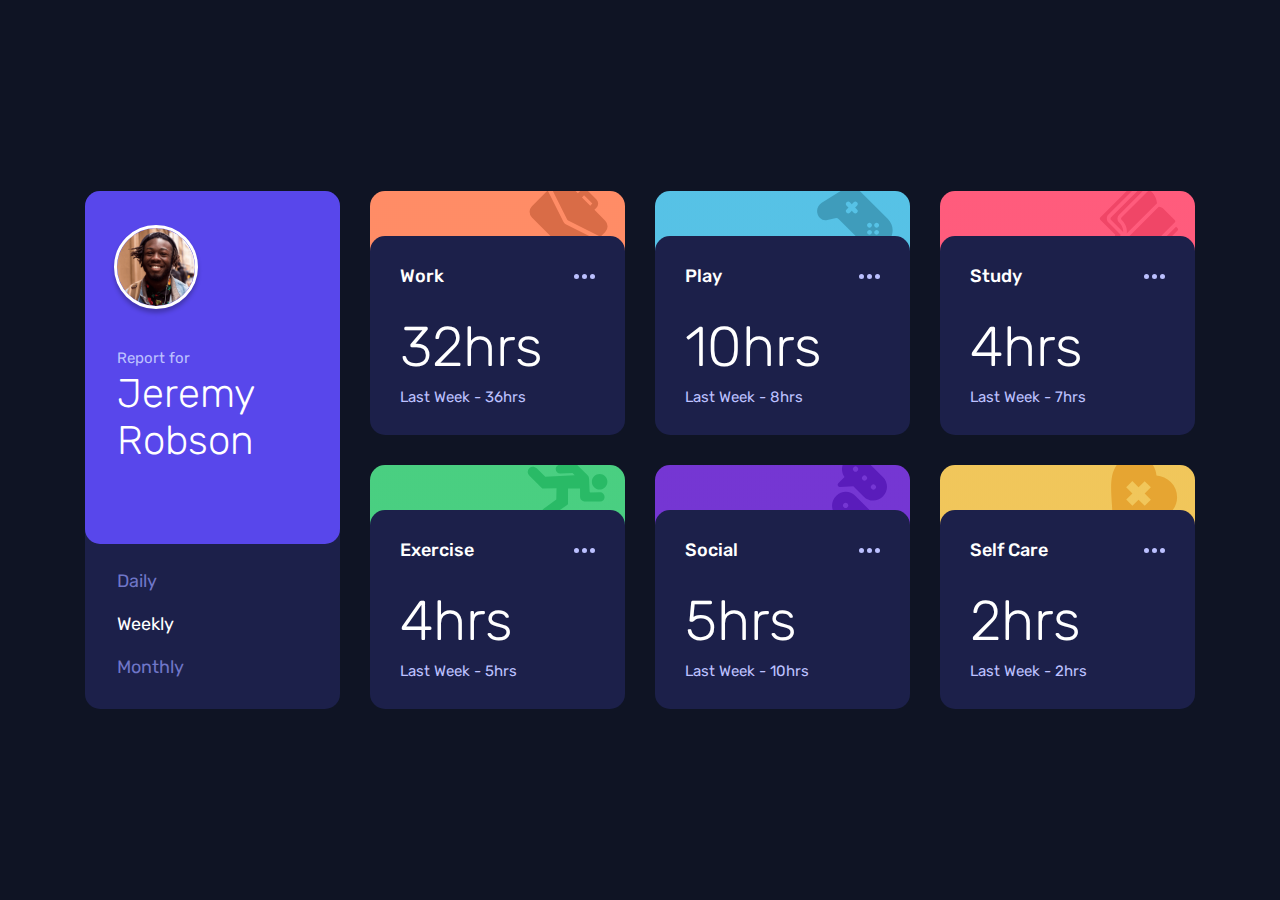
<file: index.html>
<!DOCTYPE html>
<html lang="en">
<head>
  <meta charset="UTF-8">
  <meta name="viewport" content="width=device-width, initial-scale=1.0">

  <link rel="icon" type="image/png" sizes="32x32" href="./images/favicon-32x32.png">
  <link rel="stylesheet" href="./static/style.css">

  <script src="./static/script.js"></script>
  
  <title>Frontend Mentor | Time tracking dashboard</title>

</head>
<body>
  <main>
    <section class="card" id="user">
      <div class="card-inner" id="profile">
        <img id="avatar" src="./images/image-jeremy.png" width="64" height="64" alt="profile photo">
        <p id="report">Report for</p>
        <h1 id="name">Jeremy Robson</h1>
      </div>
      <nav>
        <ul>
          <li>
            <button id="daily">Daily</button>
          </li>
          <li>
            <button id="weekly" class="selected">Weekly</button>
          </li>
          <li>
            <button id="monthly">Monthly</button>
          </li>
        </ul>
      </nav>
    </section>

    <section class="card" id="work">
      <div class="card-inner">
        <h2>Work</h2>
        <svg class="ellipsis" width="21" height="5" xmlns="http://www.w3.org/2000/svg"><path d="M2.5 0a2.5 2.5 0 1 1 0 5 2.5 2.5 0 0 1 0-5Zm8 0a2.5 2.5 0 1 1 0 5 2.5 2.5 0 0 1 0-5Zm8 0a2.5 2.5 0 1 1 0 5 2.5 2.5 0 0 1 0-5Z" fill="#BBC0FF" fill-rule="evenodd"/></svg>
        <p class="current">N/A</p>
        <p class="previous weekly">N/A</p>
      </div>
    </section>
  
    <section class="card" id="play">
      <div class="card-inner">
        <h2>Play</h2>
        <svg class="ellipsis" width="21" height="5" xmlns="http://www.w3.org/2000/svg"><path d="M2.5 0a2.5 2.5 0 1 1 0 5 2.5 2.5 0 0 1 0-5Zm8 0a2.5 2.5 0 1 1 0 5 2.5 2.5 0 0 1 0-5Zm8 0a2.5 2.5 0 1 1 0 5 2.5 2.5 0 0 1 0-5Z" fill="#BBC0FF" fill-rule="evenodd"/></svg>
        <p class="current">N/A</p>
        <p class="previous weekly">N/A</p>
      </div>
    </section>
  
    <section class="card" id="study">
      <div class="card-inner">
        <h2>Study</h2>
        <svg class="ellipsis" width="21" height="5" xmlns="http://www.w3.org/2000/svg"><path d="M2.5 0a2.5 2.5 0 1 1 0 5 2.5 2.5 0 0 1 0-5Zm8 0a2.5 2.5 0 1 1 0 5 2.5 2.5 0 0 1 0-5Zm8 0a2.5 2.5 0 1 1 0 5 2.5 2.5 0 0 1 0-5Z" fill="#BBC0FF" fill-rule="evenodd"/></svg>
        <p class="current">N/A</p>
        <p class="previous weekly">N/A</p>
      </div>
    </section>
  
    <section class="card" id="exercise">
      <div class="card-inner">
        <h2>Exercise</h2>
        <svg class="ellipsis" width="21" height="5" xmlns="http://www.w3.org/2000/svg"><path d="M2.5 0a2.5 2.5 0 1 1 0 5 2.5 2.5 0 0 1 0-5Zm8 0a2.5 2.5 0 1 1 0 5 2.5 2.5 0 0 1 0-5Zm8 0a2.5 2.5 0 1 1 0 5 2.5 2.5 0 0 1 0-5Z" fill="#BBC0FF" fill-rule="evenodd"/></svg>
        <p class="current">N/A</p>
        <p class="previous weekly">N/A</p>
      </div>
    </section>
  
    <section class="card" id="social">
      <div class="card-inner">
        <h2>Social</h2>
        <svg class="ellipsis" width="21" height="5" xmlns="http://www.w3.org/2000/svg"><path d="M2.5 0a2.5 2.5 0 1 1 0 5 2.5 2.5 0 0 1 0-5Zm8 0a2.5 2.5 0 1 1 0 5 2.5 2.5 0 0 1 0-5Zm8 0a2.5 2.5 0 1 1 0 5 2.5 2.5 0 0 1 0-5Z" fill="#BBC0FF" fill-rule="evenodd"/></svg>
        <p class="current">N/A</p>
        <p class="previous weekly">N/A</p>
      </div>
    </section>
  
    <section class="card" id="self-care">
      <div class="card-inner">
        <h2>Self Care</h2>
        <svg class="ellipsis" width="21" height="5" xmlns="http://www.w3.org/2000/svg"><path d="M2.5 0a2.5 2.5 0 1 1 0 5 2.5 2.5 0 0 1 0-5Zm8 0a2.5 2.5 0 1 1 0 5 2.5 2.5 0 0 1 0-5Zm8 0a2.5 2.5 0 1 1 0 5 2.5 2.5 0 0 1 0-5Z" fill="#BBC0FF" fill-rule="evenodd"/></svg>
        <p class="current">N/A</p>
        <p class="previous weekly">N/A</p>
      </div>
    </section>
  </main>

</body>
</html>
</file>
<file: static/style.css>
@font-face {
    font-family: "Rubik";
    src: url("../Rubik/Rubik-VariableFont_wght.ttf") format("truetype");
    font-style: normal;
}

:root {

    /* Primary colors*/
    --blue: hsl(246 80% 60%);
    --work: hsl(15 100% 70%);
    --play: hsl(195 74% 62%);
    --study: hsl(348 100% 68%);
    --exercise: hsl(145 58% 55%);
    --social: hsl(264 64% 52%);
    --self-care: hsl(43 84% 65%);

    /* Neutral colors */
    --very-dark-blue: hsl(226 43% 10%);
    --dark-blue: hsl(235 45% 20%);
    --pastel-blue: hsl(236 41% 34%);
    --desaturated-blue: hsl(235 45% 61%);
    --pale-blue: hsl(236 100% 87%);
    --white: hsl(0 0% 100%);

    /* Font sizes */
    --small: 0.9375rem;
    --medium: 1.125rem;
    --name: clamp(1.5rem, 0.8922rem + 2.5932vw, 2.5rem);
    --time: clamp(2rem, 1.0883rem + 3.8898vw, 3.5rem);
}

*, *::before, *::after {
    box-sizing: border-box;
}
  
* {
    padding: 0;
    margin: 0;
}

#avatar {
    border-radius: 50%;
    outline: 3px solid var(--white);
    box-shadow: 0 4px 4px 3px hsl(0 0% 0% / 0.25);
    min-width: 64px;
    grid-area: avatar;
}

body {
    min-height: 100vh;
    font-family: "Rubik", sans-serif;
    font-size: var(--small);
    font-weight: 400;
    letter-spacing: 0;
    background-color: var(--very-dark-blue);
    color: var(--white);
    padding: 24px clamp(4px, -112px + 36.3636vw, 24px);
    display: grid;
    justify-content: center;
}

.card {
    background-color: var(--dark-blue);
    border-radius: 15px;
}

.card:not(#user) {
    padding-top: 38px;
}

/* Card decorations */
#exercise {
    background: no-repeat url("../images/icon-exercise.svg") top -1px right 17px, linear-gradient(var(--exercise) 50%, transparent 50%);
}
#play {
    background: no-repeat url("../images/icon-play.svg") top -4px right 17px, linear-gradient(var(--play) 50%, transparent 50%);
}
#self-care {
    background: no-repeat url("../images/icon-self-care.svg") top -11px right 17px, linear-gradient(var(--self-care) 50%, transparent 50%);
}
#social {
    background: no-repeat url("../images/icon-social.svg") top -15px right 17px, linear-gradient(var(--social) 50%, transparent 50%);
}
#study {
    background: no-repeat url("../images/icon-study.svg") top -7px right 17px, linear-gradient(var(--study) 50%, transparent 50%);
}
#work {
    background: no-repeat url("../images/icon-work.svg") top -11px right 17px, linear-gradient(var(--work) 50%, transparent 50%);
}

.card-inner {
    background-color: var(--dark-blue);
    border-radius: inherit;
    padding: 28px 24px;
    display: grid;
    grid-template-areas:
        "type ellipsis"
        "current previous"
    ;
    justify-content: space-between;
    gap: 6px;
    align-items: center;
}

.current {
    font-weight: 300;
    font-size: var(--time);
    grid-area: current
}

.ellipsis {
    justify-self: end;
    grid-area: ellipsis;
}

h1 {
    font-weight: 300;
    font-size: var(--name);
}

h2 {
    font-weight: 500;
    font-size: var(--medium);
    grid-area: type;
}
  
img {
    display: block;
    max-width: 100%;
    height: auto;
}

main {
    display: grid;
    justify-content: center;
    align-content: center;
    gap: 24px;
    grid-template-columns: minmax(auto, 512px);
}

#name {
    grid-area: name;
    word-wrap:break-word;
}

nav {
    font-size: var(--medium);
}

nav button {
    display: block;
    font-size: inherit;
    font-family: inherit;
    border: none;
    background-color: inherit;
    color: var(--desaturated-blue);
}

.previous {
    color: var(--pale-blue);
    grid-area: previous;
    text-align: end;
}

.previous.daily::before{
    content: "Yesterday - "
}
.previous.weekly::before{
    content: "Last Week - "
}
.previous.monthly::before{
    content: "Last Month - "
}

#profile {
    background-color: var(--blue);
    padding-block: 35px;
    display: grid;
    justify-content: center;
    align-items: center;
    grid-template-areas:
        "avatar ."
        "avatar report"
        "avatar name"
        "avatar ."
    ;
    column-gap: 20px;
    row-gap: 4px;
}

#report {
    color: var(--pale-blue);
    grid-area: report;
}

.selected {
    color: var(--white);
}

ul {
    list-style: none;
    display: grid;
    grid-template-columns: repeat(3, 1fr);
    justify-items: center;
    align-items: center;
    padding-block: 24px;
}

#user {
    grid-column: 1 / -1;
}

@media (hover: hover) {
    .card:not(#user):hover {
        cursor: pointer;
    }

    .card:not(#user):hover:not(:has(.ellipsis:hover)) .card-inner {
        background-color: var(--pastel-blue);
    }

    .ellipsis:hover path {
        cursor: pointer;
        fill: var(--white);
    }

    nav button:hover {
        cursor: pointer;
        color: var(--white);
    }
}

@media (min-width: 1080px) {
    #avatar {
        min-width: 78px;
        margin-block-end: 40px;
    }

    body {
        align-content: center;
    }

    .card:not(#user) {
        padding-top: 45px;
    }

    .card-inner {
        grid-template-areas:
            "type ellipsis"
            "current ."
            "previous ."
        ;
        row-gap: 8px;
        padding: 29px 30px;
    }

    .current {
        margin-block-start: 19px;
    }

    main {
        grid-template-columns: repeat(4, minmax(auto, 255px));
        grid-template-rows: 1fr 1fr;
        gap: 30px;
    }

    .previous {
        text-align: start;
    }

    #profile {
        grid-template-areas:
            "avatar"
            "report"
            "name"
        ;
        justify-content: start;
        align-content: stretch;
        padding: 37px 32px 80px; 
        row-gap: 3px;
    }

    ul {
        grid-template-rows: auto auto auto;
        grid-template-columns: auto;
        justify-items: start;
        row-gap: 21px;
        padding: 26px 32px;
    }

    #user {
        grid-column: 1;
        grid-row: 1 / -1;
    }
}
</file>
